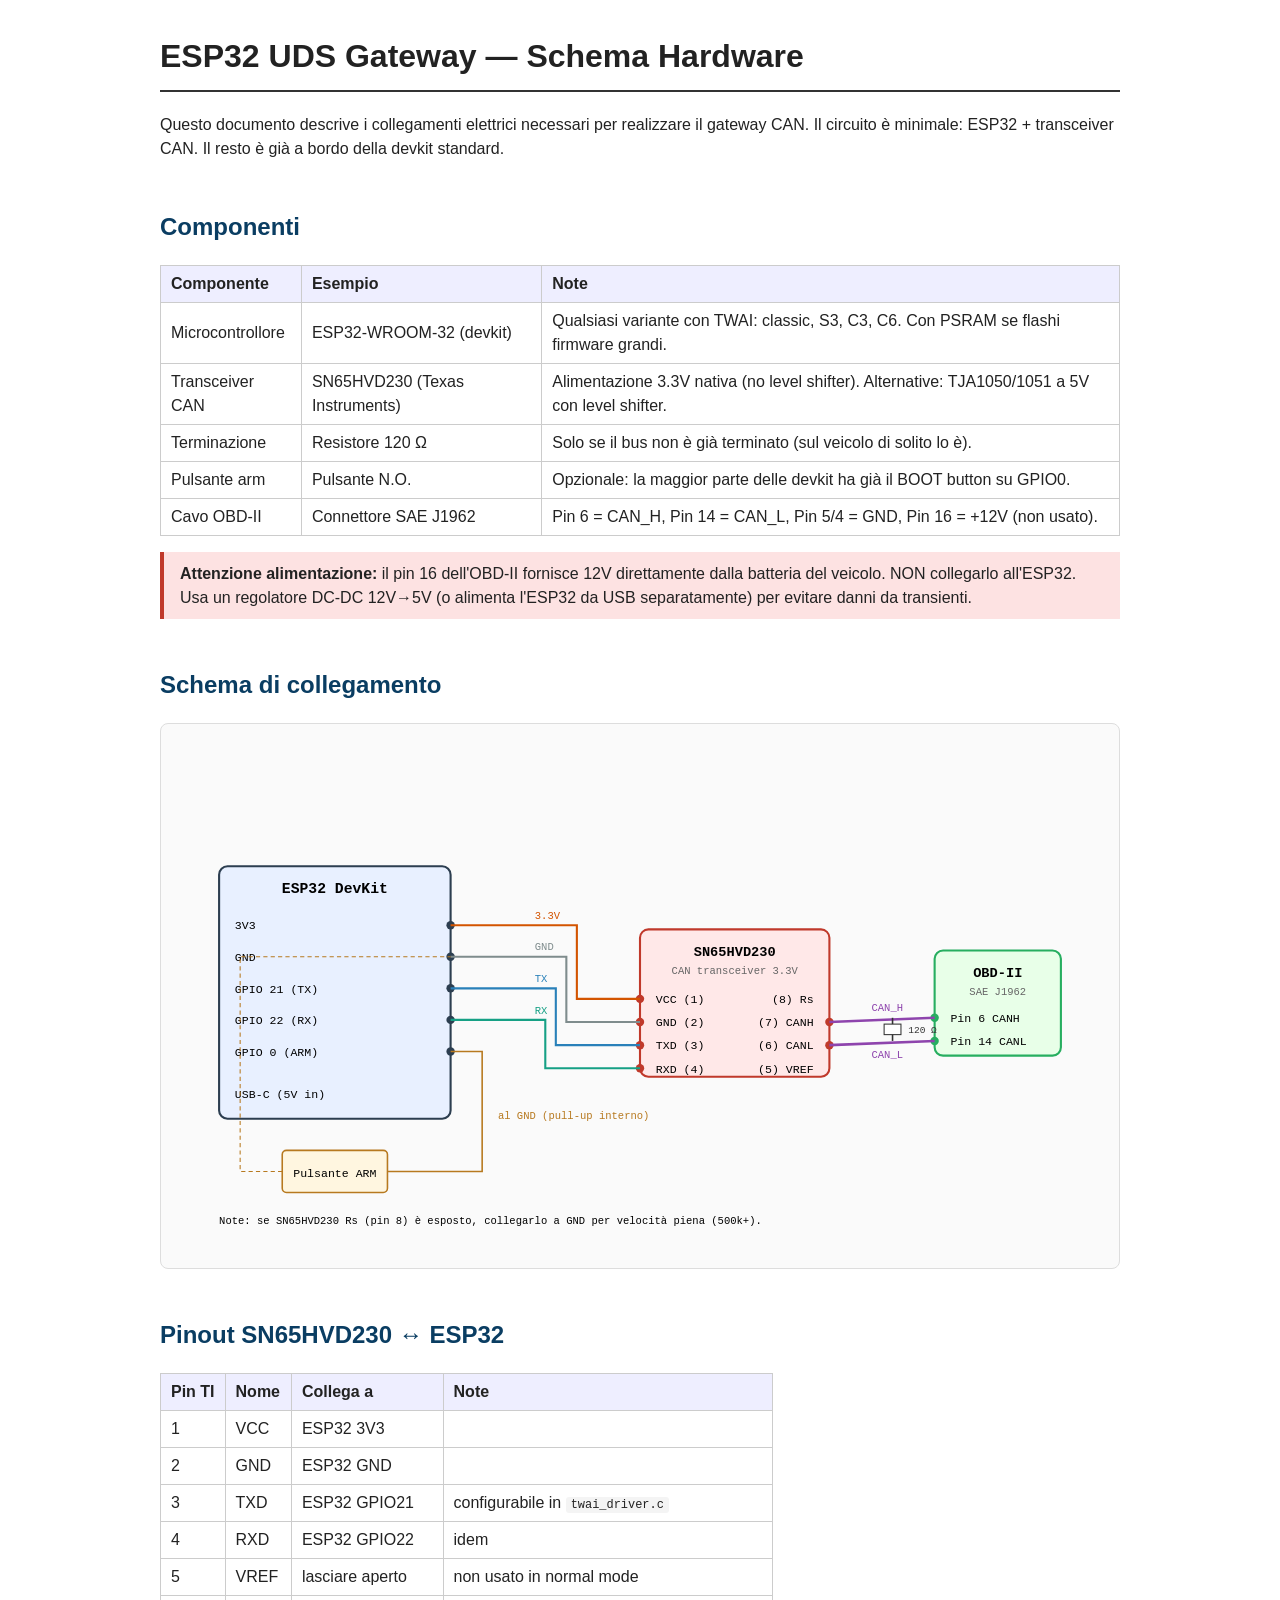
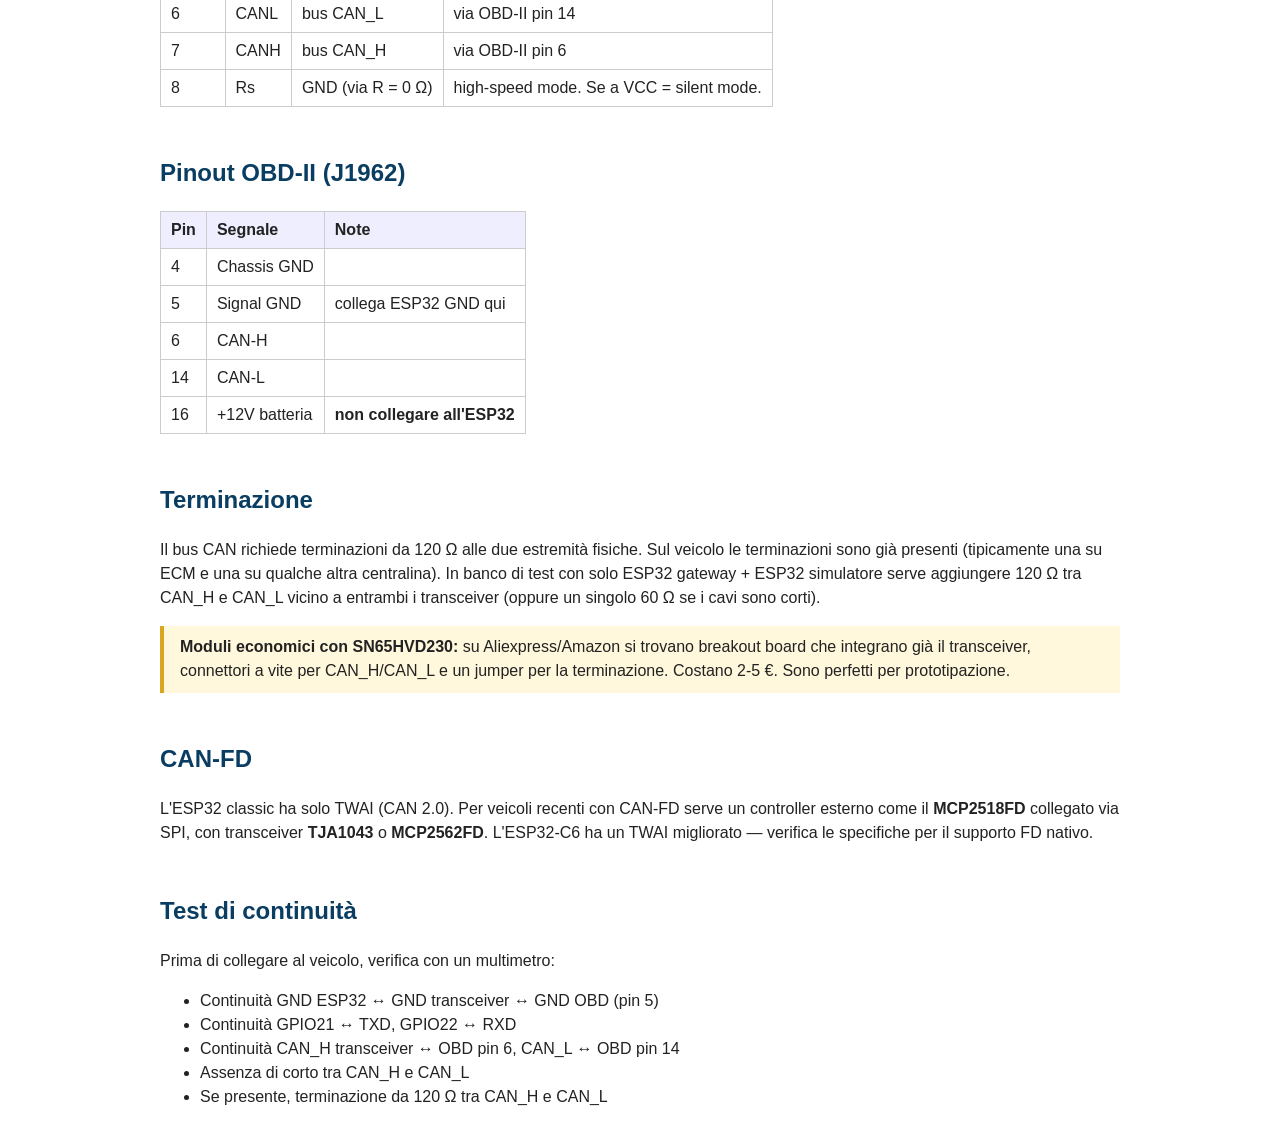
<file: docs/hardware_schema.html>
<!DOCTYPE html>
<html lang="it">
<head>
<meta charset="UTF-8">
<title>ESP32 UDS Gateway - Schema Hardware</title>
<style>
  body { font-family: -apple-system, BlinkMacSystemFont, 'Segoe UI', Roboto, sans-serif;
         max-width: 960px; margin: 2em auto; padding: 0 1em; color: #222; line-height: 1.5; }
  h1 { border-bottom: 2px solid #333; padding-bottom: .3em; }
  h2 { margin-top: 2em; color: #0a3d62; }
  code { background: #f4f4f4; padding: 1px 5px; border-radius: 3px; font-size: 0.92em; }
  table { border-collapse: collapse; margin: 1em 0; }
  th, td { border: 1px solid #ccc; padding: 6px 10px; text-align: left; }
  th { background: #eef; }
  .schema { background: #fafafa; border: 1px solid #ddd; border-radius: 8px;
            padding: 1em; margin: 1em 0; overflow-x: auto; }
  .note { background: #fff8dc; border-left: 4px solid #daa520; padding: .6em 1em;
          margin: 1em 0; }
  .warn { background: #fde2e2; border-left: 4px solid #c0392b; padding: .6em 1em;
          margin: 1em 0; }
  svg { font-family: monospace; font-size: 11px; }
</style>
</head>
<body>

<h1>ESP32 UDS Gateway — Schema Hardware</h1>

<p>Questo documento descrive i collegamenti elettrici necessari per realizzare
il gateway CAN. Il circuito è minimale: ESP32 + transceiver CAN. Il resto
è già a bordo della devkit standard.</p>

<h2>Componenti</h2>
<table>
  <tr><th>Componente</th><th>Esempio</th><th>Note</th></tr>
  <tr><td>Microcontrollore</td><td>ESP32-WROOM-32 (devkit)</td>
      <td>Qualsiasi variante con TWAI: classic, S3, C3, C6. Con PSRAM se flashi firmware grandi.</td></tr>
  <tr><td>Transceiver CAN</td><td>SN65HVD230 (Texas Instruments)</td>
      <td>Alimentazione 3.3V nativa (no level shifter). Alternative: TJA1050/1051 a 5V con level shifter.</td></tr>
  <tr><td>Terminazione</td><td>Resistore 120 Ω</td>
      <td>Solo se il bus non è già terminato (sul veicolo di solito lo è).</td></tr>
  <tr><td>Pulsante arm</td><td>Pulsante N.O.</td>
      <td>Opzionale: la maggior parte delle devkit ha già il BOOT button su GPIO0.</td></tr>
  <tr><td>Cavo OBD-II</td><td>Connettore SAE J1962</td>
      <td>Pin 6 = CAN_H, Pin 14 = CAN_L, Pin 5/4 = GND, Pin 16 = +12V (non usato).</td></tr>
</table>

<div class="warn">
  <strong>Attenzione alimentazione:</strong> il pin 16 dell'OBD-II fornisce 12V direttamente
  dalla batteria del veicolo. NON collegarlo all'ESP32. Usa un regolatore DC-DC 12V→5V
  (o alimenta l'ESP32 da USB separatamente) per evitare danni da transienti.
</div>

<h2>Schema di collegamento</h2>

<div class="schema">
<svg xmlns="http://www.w3.org/2000/svg" viewBox="0 0 880 480" width="100%">
  <!-- ESP32 -->
  <rect x="40" y="120" width="220" height="240" rx="8"
        fill="#e8f0ff" stroke="#2c3e50" stroke-width="2"/>
  <text x="150" y="145" text-anchor="middle" font-weight="bold" font-size="14">ESP32 DevKit</text>

  <!-- Pin ESP32 -->
  <g font-size="11">
    <text x="55" y="180">3V3</text>
    <text x="55" y="210">GND</text>
    <text x="55" y="240">GPIO 21 (TX)</text>
    <text x="55" y="270">GPIO 22 (RX)</text>
    <text x="55" y="300">GPIO 0 (ARM)</text>
    <text x="55" y="340">USB-C (5V in)</text>
  </g>
  <g fill="#2c3e50">
    <circle cx="260" cy="176" r="4"/>
    <circle cx="260" cy="206" r="4"/>
    <circle cx="260" cy="236" r="4"/>
    <circle cx="260" cy="266" r="4"/>
    <circle cx="260" cy="296" r="4"/>
  </g>

  <!-- SN65HVD230 -->
  <rect x="440" y="180" width="180" height="140" rx="8"
        fill="#ffe8e8" stroke="#c0392b" stroke-width="2"/>
  <text x="530" y="205" text-anchor="middle" font-weight="bold" font-size="13">SN65HVD230</text>
  <text x="530" y="222" text-anchor="middle" font-size="10" fill="#666">CAN transceiver 3.3V</text>

  <!-- Pin transceiver -->
  <g font-size="11">
    <text x="455" y="250" text-anchor="start">VCC  (1)</text>
    <text x="455" y="272" text-anchor="start">GND  (2)</text>
    <text x="455" y="294" text-anchor="start">TXD  (3)</text>
    <text x="455" y="316" text-anchor="start">RXD  (4)</text>
    <text x="605" y="250" text-anchor="end">(8) Rs</text>
    <text x="605" y="272" text-anchor="end">(7) CANH</text>
    <text x="605" y="294" text-anchor="end">(6) CANL</text>
    <text x="605" y="316" text-anchor="end">(5) VREF</text>
  </g>
  <g fill="#c0392b">
    <circle cx="440" cy="246" r="4"/>
    <circle cx="440" cy="268" r="4"/>
    <circle cx="440" cy="290" r="4"/>
    <circle cx="440" cy="312" r="4"/>
    <circle cx="620" cy="268" r="4"/>
    <circle cx="620" cy="290" r="4"/>
  </g>

  <!-- Connettore OBD-II -->
  <rect x="720" y="200" width="120" height="100" rx="8"
        fill="#e8ffe8" stroke="#27ae60" stroke-width="2"/>
  <text x="780" y="225" text-anchor="middle" font-weight="bold" font-size="13">OBD-II</text>
  <text x="780" y="242" text-anchor="middle" font-size="10" fill="#666">SAE J1962</text>
  <g font-size="11">
    <text x="735" y="268">Pin 6 CANH</text>
    <text x="735" y="290">Pin 14 CANL</text>
  </g>
  <g fill="#27ae60">
    <circle cx="720" cy="264" r="4"/>
    <circle cx="720" cy="286" r="4"/>
  </g>

  <!-- Cavi -->
  <!-- 3V3 -->
  <path d="M 260 176 L 380 176 L 380 246 L 440 246" fill="none" stroke="#d35400" stroke-width="2"/>
  <text x="340" y="170" font-size="10" fill="#d35400">3.3V</text>
  <!-- GND -->
  <path d="M 260 206 L 370 206 L 370 268 L 440 268" fill="none" stroke="#7f8c8d" stroke-width="2"/>
  <text x="340" y="200" font-size="10" fill="#7f8c8d">GND</text>
  <!-- TX -->
  <path d="M 260 236 L 360 236 L 360 290 L 440 290" fill="none" stroke="#2980b9" stroke-width="2"/>
  <text x="340" y="230" font-size="10" fill="#2980b9">TX</text>
  <!-- RX -->
  <path d="M 260 266 L 350 266 L 350 312 L 440 312" fill="none" stroke="#16a085" stroke-width="2"/>
  <text x="340" y="260" font-size="10" fill="#16a085">RX</text>

  <!-- CANH -->
  <path d="M 620 268 L 720 264" fill="none" stroke="#8e44ad" stroke-width="2.5"/>
  <text x="660" y="258" font-size="10" fill="#8e44ad">CAN_H</text>
  <!-- CANL -->
  <path d="M 620 290 L 720 286" fill="none" stroke="#8e44ad" stroke-width="2.5"/>
  <text x="660" y="302" font-size="10" fill="#8e44ad">CAN_L</text>

  <!-- Terminazione 120 ohm -->
  <g>
    <line x1="680" y1="264" x2="680" y2="286" stroke="#333" stroke-width="1.5"/>
    <rect x="672" y="270" width="16" height="10" fill="#fff" stroke="#333" stroke-width="1"/>
    <text x="695" y="278" font-size="9" fill="#333">120 Ω</text>
  </g>

  <!-- Pulsante ARM -->
  <rect x="100" y="390" width="100" height="40" rx="4"
        fill="#fff6e0" stroke="#b7791f" stroke-width="1.5"/>
  <text x="150" y="415" text-anchor="middle" font-size="11">Pulsante ARM</text>
  <path d="M 260 296 L 290 296 L 290 410 L 200 410" fill="none" stroke="#b7791f" stroke-width="1.5"/>
  <path d="M 100 410 L 60 410 L 60 206 L 260 206" fill="none" stroke="#b7791f" stroke-width="1" stroke-dasharray="4 3"/>
  <text x="305" y="360" font-size="10" fill="#b7791f">al GND (pull-up interno)</text>

  <!-- Legenda -->
  <g font-size="10">
    <text x="40" y="460">Note: se SN65HVD230 Rs (pin 8) è esposto, collegarlo a GND per velocità piena (500k+).</text>
  </g>
</svg>
</div>

<h2>Pinout SN65HVD230 ↔ ESP32</h2>
<table>
  <tr><th>Pin TI</th><th>Nome</th><th>Collega a</th><th>Note</th></tr>
  <tr><td>1</td><td>VCC</td><td>ESP32 3V3</td><td></td></tr>
  <tr><td>2</td><td>GND</td><td>ESP32 GND</td><td></td></tr>
  <tr><td>3</td><td>TXD</td><td>ESP32 GPIO21</td><td>configurabile in <code>twai_driver.c</code></td></tr>
  <tr><td>4</td><td>RXD</td><td>ESP32 GPIO22</td><td>idem</td></tr>
  <tr><td>5</td><td>VREF</td><td>lasciare aperto</td><td>non usato in normal mode</td></tr>
  <tr><td>6</td><td>CANL</td><td>bus CAN_L</td><td>via OBD-II pin 14</td></tr>
  <tr><td>7</td><td>CANH</td><td>bus CAN_H</td><td>via OBD-II pin 6</td></tr>
  <tr><td>8</td><td>Rs</td><td>GND (via R = 0 Ω)</td><td>high-speed mode. Se a VCC = silent mode.</td></tr>
</table>

<h2>Pinout OBD-II (J1962)</h2>
<table>
  <tr><th>Pin</th><th>Segnale</th><th>Note</th></tr>
  <tr><td>4</td><td>Chassis GND</td><td></td></tr>
  <tr><td>5</td><td>Signal GND</td><td>collega ESP32 GND qui</td></tr>
  <tr><td>6</td><td>CAN-H</td><td></td></tr>
  <tr><td>14</td><td>CAN-L</td><td></td></tr>
  <tr><td>16</td><td>+12V batteria</td><td><strong>non collegare all'ESP32</strong></td></tr>
</table>

<h2>Terminazione</h2>
<p>Il bus CAN richiede terminazioni da 120 Ω alle due estremità fisiche.
Sul veicolo le terminazioni sono già presenti (tipicamente una su ECM e
una su qualche altra centralina). In banco di test con solo ESP32 gateway
+ ESP32 simulatore serve aggiungere 120 Ω tra CAN_H e CAN_L vicino a
entrambi i transceiver (oppure un singolo 60 Ω se i cavi sono corti).</p>

<div class="note">
  <strong>Moduli economici con SN65HVD230:</strong> su Aliexpress/Amazon si trovano
  breakout board che integrano già il transceiver, connettori a vite per CAN_H/CAN_L
  e un jumper per la terminazione. Costano 2-5 €. Sono perfetti per prototipazione.
</div>

<h2>CAN-FD</h2>
<p>L'ESP32 classic ha solo TWAI (CAN 2.0). Per veicoli recenti con CAN-FD
serve un controller esterno come il <strong>MCP2518FD</strong> collegato via SPI,
con transceiver <strong>TJA1043</strong> o <strong>MCP2562FD</strong>. L'ESP32-C6 ha un
TWAI migliorato — verifica le specifiche per il supporto FD nativo.</p>

<h2>Test di continuità</h2>
<p>Prima di collegare al veicolo, verifica con un multimetro:</p>
<ul>
  <li>Continuità GND ESP32 ↔ GND transceiver ↔ GND OBD (pin 5)</li>
  <li>Continuità GPIO21 ↔ TXD, GPIO22 ↔ RXD</li>
  <li>Continuità CAN_H transceiver ↔ OBD pin 6, CAN_L ↔ OBD pin 14</li>
  <li>Assenza di corto tra CAN_H e CAN_L</li>
  <li>Se presente, terminazione da 120 Ω tra CAN_H e CAN_L</li>
</ul>

</body>
</html>
</file>
